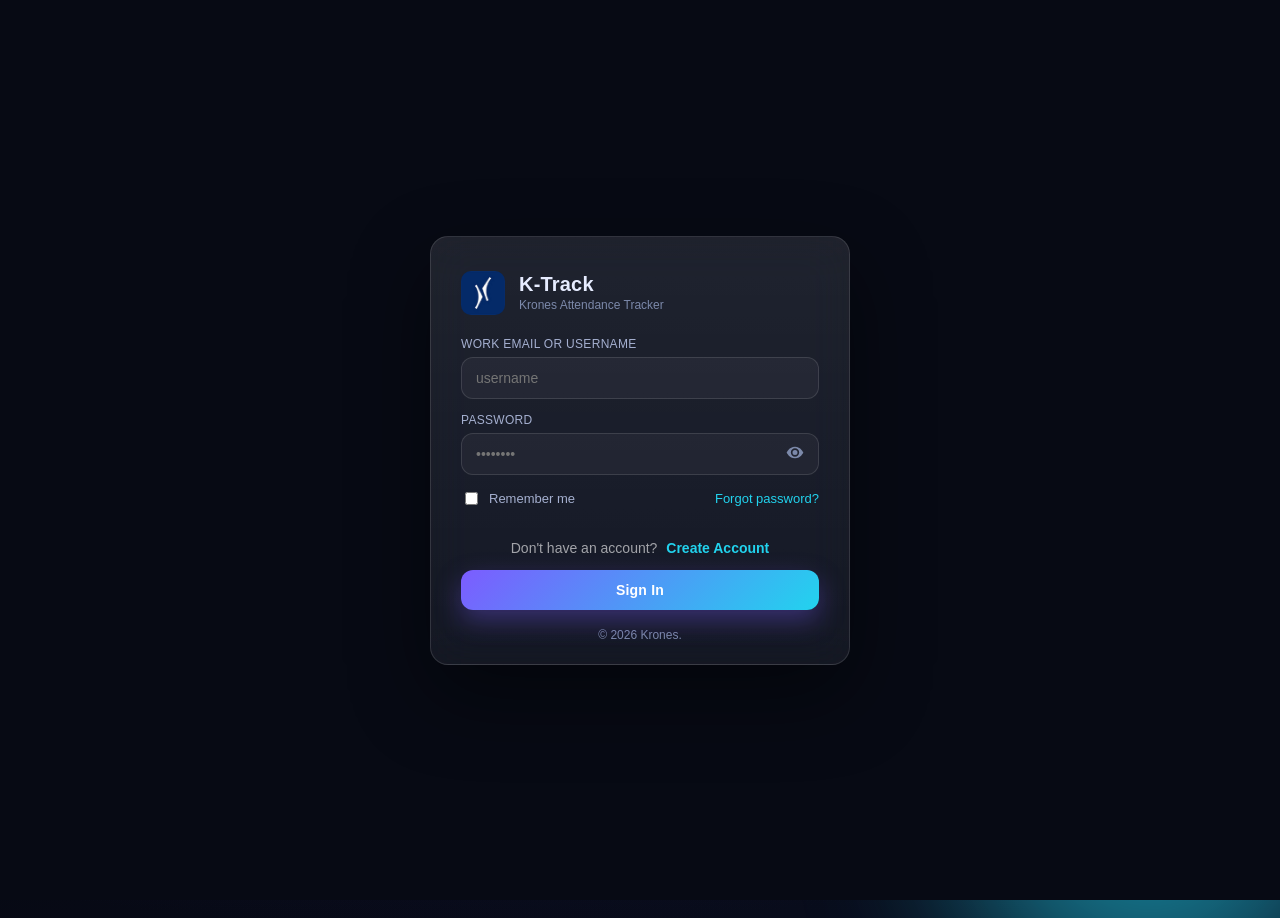
<file: index.html>
<!DOCTYPE html>
<html lang="en">
<head>
<meta charset="UTF-8" />
<meta name="viewport" content="width=device-width, initial-scale=1.0"/>
<title>K-Track · Sign In</title>
<link rel="stylesheet" href="css/login.css"/>
<link rel="icon" type="image/jpeg" href="pic/complogo.jpeg?v=2">
</head>

<body>

  <!-- Animated gradient background + floating blobs -->
  <div class="bg-gradient"></div>
  <div class="blob blob-1"></div>
  <div class="blob blob-2"></div>
  <div class="blob blob-3"></div>

  <!-- Loading screen -->
  <div id="loader" class="loader hidden">
    <div class="loader-ring"></div>
    <p>Authenticating…</p>
  </div>

  <!-- Toast -->
  <div id="toast" class="toast"></div>

  <main class="login-wrap">

    <section class="glass-card login-card">

      <!-- Brand -->
      <header class="brand">

        <div class="logo">
          <img src="pic/complogo.jpeg" alt="K-Track Logo">
        </div>

        <div>
          <h1>K-Track</h1>
          <p class="sub">Krones Attendance Tracker</p>
        </div>

      </header>

      <!-- Login Form -->
      <form id="loginForm" class="form" novalidate>

        <!-- Username -->
        <div class="field">
          <label for="username">Work Email or Username</label>
          <input
            id="username"
            type="text"
            autocomplete="username"
            placeholder="username"
            required
          />
        </div>

        <!-- Password -->
        <div class="field">
          <label for="password">Password</label>

          <div class="pw">
            <input
              id="password"
              type="password"
              autocomplete="current-password"
              placeholder="••••••••"
              required
            />

            <button
              type="button"
              id="togglePw"
              class="pw-toggle"
              aria-label="Show password"
            >
              <svg viewBox="0 0 24 24" width="20" height="20">
                <path
                  fill="currentColor"
                  d="M12 5c-7 0-10 7-10 7s3 7 10 7 10-7 10-7-3-7-10-7zm0 12a5 5 0 110-10 5 5 0 010 10zm0-2a3 3 0 100-6 3 3 0 000 6z"
                />
              </svg>
            </button>
          </div>
        </div>

        <!-- Remember + Forgot -->
        <div class="row between">

          <label class="check">
            <input type="checkbox" id="remember"/>
            <span>Remember me</span>
          </label>

          <a href="#" class="link" id="forgot">
            Forgot password?
          </a>

        </div>

        <!-- Create Account -->
        <div class="create-account-link">
          <span>Don't have an account?</span>
          <a href="create-account.html">Create Account</a>
        </div>

        <!-- Sign In -->
        <button
          type="submit"
          class="btn btn-primary ripple"
          id="loginBtn"
        >
          <span id="loginText">Sign In</span>
        </button>

      </form>

      <!-- Footer -->
      <footer class="card-footer">
        <span>© 2026 Krones.</span>
      </footer>

    </section>

  </main>

  <script src="js/login.js"></script>

</body>
</html>
```
</file>
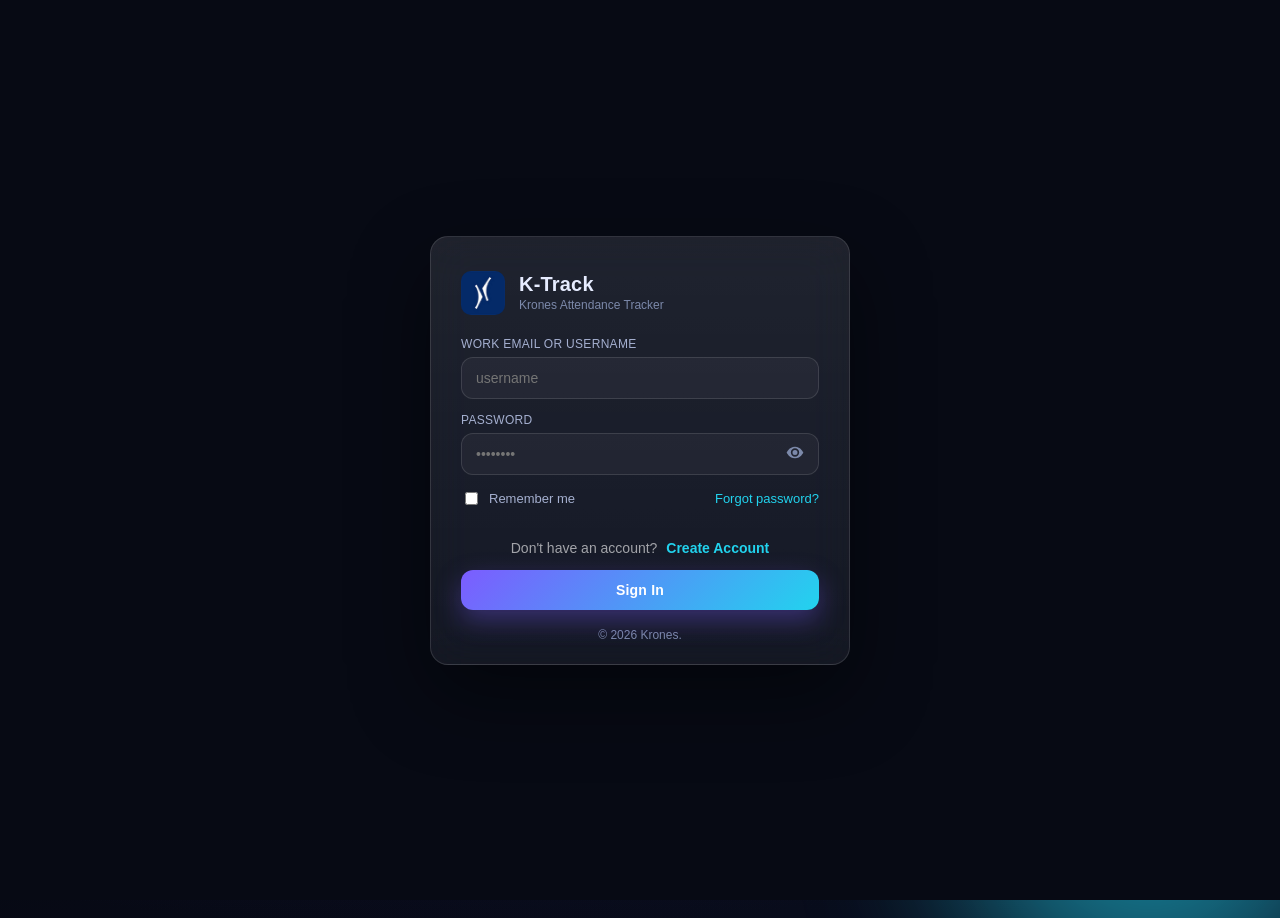
<file: analytics.html>
<!DOCTYPE html>
<html lang="en">
<head>
<meta charset="UTF-8"/>
<meta name="viewport" content="width=device-width, initial-scale=1.0"/>
<title>Analytics · Attend-It</title>
<link rel="stylesheet" href="css/analytics.css"/>
</head>
<body>
  <div class="bg-gradient"></div>
  <div class="blob blob-1"></div>
  <div class="blob blob-2"></div>
  <div id="loader" class="loader hidden"><div class="loader-ring"></div></div>
  <div id="toast" class="toast"></div>
  <div class="app">
    <aside class="sidebar glass" id="sidebar">
      <div class="brand"><img src="pic/complogo.jpeg" class="logo-sm" alt="Attend-It Logo"><span>K-Track</span></div>
      <nav class="nav">
        <a href="dashboard.html" class="nav-item">Dashboard</a>
        <a href="attendance.html" class="nav-item">Attendance</a>
        <a href="analytics.html" class="nav-item active">Analytics</a>
        <a href="profile.html" class="nav-item">Profile</a>
        <a href="settings.html" class="nav-item">Settings</a>
      </nav>
      <div class="sidebar-foot"><button class="btn btn-ghost ripple" id="logoutBtn">Logout</button></div>
    </aside>
    <div class="main">
      <header class="topbar glass">
        <button class="icon-btn" id="menuBtn">≡</button>
        <h2 class="page-title">Analytics & Insights</h2>
        <div class="top-right"><a href="profile.html" class="avatar-link">
  <div class="avatar" id="topAvatar">JD</div>
</a></div>
      </header>
      <section class="content">

    <!-- ================= KPI CARDS ================= -->
    <div class="kpis">

        <div class="card glass kpi">
            <p>Avg WFO %</p>
            <h2 data-counter id="kWfoPercent">0</h2>
            <span class="muted">last 3 months</span>
        </div>

        <div class="card glass kpi">
            <p>Avg WFH %</p>
            <h2 data-counter id="kWfhPercent">0</h2>
            <span class="muted">last 3 months</span>
        </div>

        <div class="card glass kpi">
            <p>Avg WFO</p>
            <h2 data-counter id="kWfoDays">0</h2>
            <span class="muted">days / month</span>
        </div>

        <div class="card glass kpi">
            <p>Avg WFH</p>
            <h2 data-counter id="kWfhDays">0</h2>
            <span class="muted">days / month</span>
        </div>

        <div class="card glass kpi">
            <p>Leaves</p>
            <h2 data-counter id="kLeave">0</h2>
            <span class="muted">last 3 months</span>
        </div>

    </div>


    <!-- ================= ANALYTICS GRID ================= -->
    <div class="grid">

        <!-- Monthly WFO vs WFH -->
        <div class="card glass monthly-chart-card">

            <div class="card-head">
                <h3>Monthly WFO vs WFH</h3>
                <span class="muted">last 3 months</span>
            </div>

            <canvas id="chartMonthly" height="280"></canvas>

        </div>


        <!-- Monthly Summary -->
        <div class="card glass summary-card">

            <div class="card-head">
                <h3>Monthly Summary</h3>
            </div>

            <div class="summary">

                <div>
                    <span>Working Days</span>
                    <b id="sumWorking">0</b>
                </div>

                <div>
                    <span>WFO</span>
                    <b id="sumOffice">0</b>
                </div>

                <div>
                    <span>WFH</span>
                    <b id="sumWFH">0</b>
                </div>

                <div>
                    <span>Leaves</span>
                    <b id="sumLeave">0</b>
                </div>

            </div>

        </div>

    </div>

</section>
    </div>
  </div>
  <script src="js/analytics.js"></script>
</body>
</html>
</file>
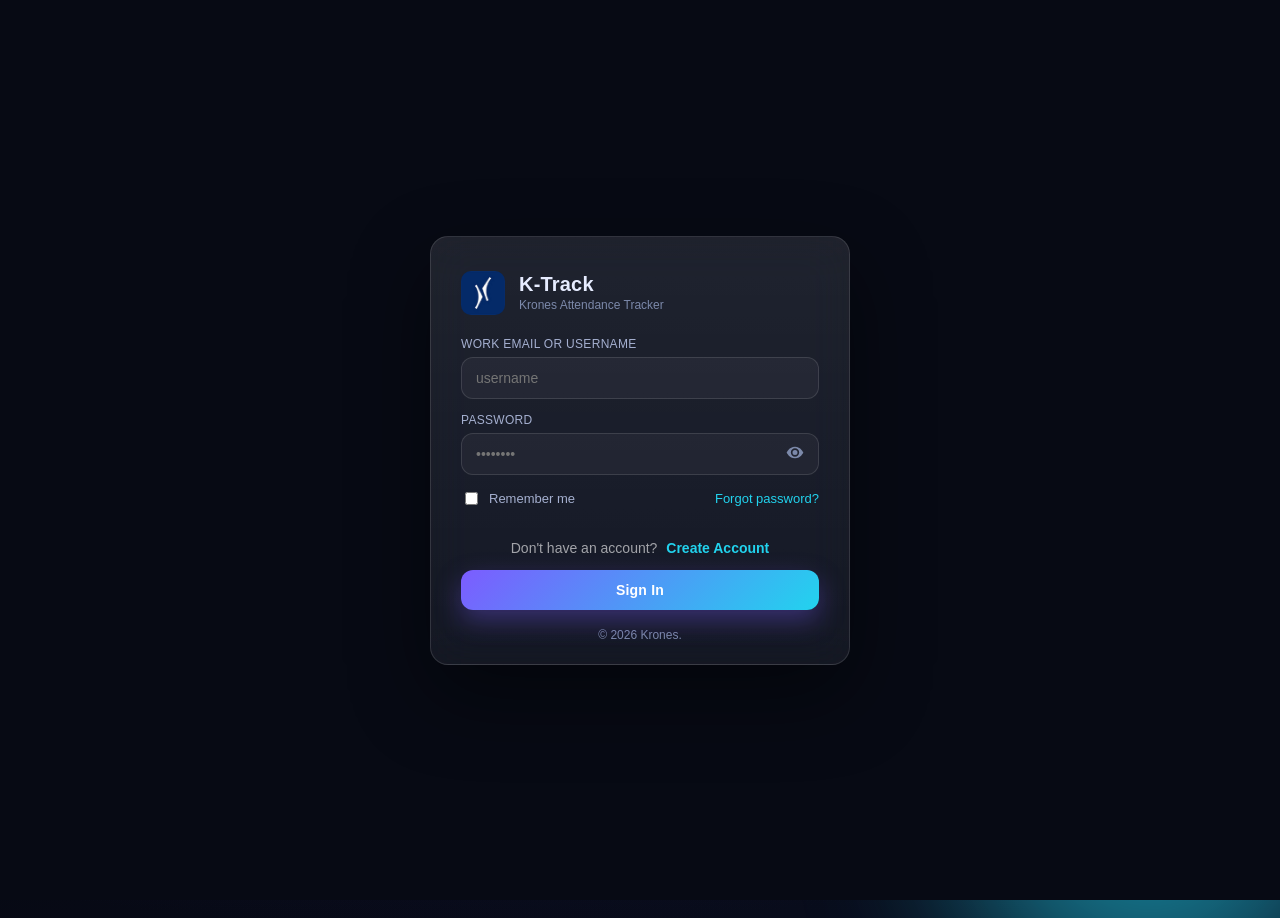
<file: attendance.html>
<!DOCTYPE html>
<html lang="en">
<head>
<meta charset="UTF-8"/>
<meta name="viewport" content="width=device-width, initial-scale=1.0"/>
<title>Attendance · Attend-it</title>
<link rel="stylesheet" href="css/attendance.css"/>
</head>

<body>

  <div class="bg-gradient"></div>
  <div class="blob blob-1"></div>
  <div class="blob blob-2"></div>

  <div id="loader" class="loader hidden">
    <div class="loader-ring"></div>
  </div>


  <div class="app">

    <!-- SIDEBAR -->
    <aside class="sidebar glass" id="sidebar">

      <div class="brand">
        <img src="pic/complogo.jpeg" class="logo-sm" alt="Attend-It Logo">
        <span>K-Track</span>
      </div>

      <nav class="nav">
        <a href="dashboard.html" class="nav-item">Dashboard</a>
        <a href="attendance.html" class="nav-item active">Attendance</a>
        <a href="analytics.html" class="nav-item">Analytics</a>
        <a href="profile.html" class="nav-item">Profile</a>
        <a href="settings.html" class="nav-item">Settings</a>
      </nav>

      <div class="sidebar-foot">
        <button class="btn btn-ghost ripple" id="logoutBtn">
          Logout
        </button>
      </div>

    </aside>


    <div class="main">

      <!-- TOPBAR -->
      <header class="topbar glass">

        <button class="icon-btn" id="menuBtn">≡</button>

        <h2 class="page-title">
          Attendance Tracker
        </h2>

        <div class="top-right">


          <button class="btn ripple" id="exportExcel">
            ⬇ Export Report
          </button>

          <button class="btn btn-ghost ripple" id="reconfigBtn">
            Reconfigure Month
          </button>

          <a href="profile.html" class="avatar-link">
            <div class="avatar" id="topAvatar">JD</div>
          </a>

        </div>

      </header>


      <section class="content">

        <!-- Setup Modal -->
        <div class="modal" id="setupModal">

          <div class="modal-card glass">

            <button
              type="button"
              class="modal-close"
              id="closeSetup"
            >
              ✕
            </button>

            <h2>Plan Your Month</h2>

            <p class="muted">
              Working days are calculated automatically from the holiday calendar.
            </p>

            <form id="setupForm" class="setup-grid">

              <label>
                Select Month
                <input type="month" id="setMonth" required/>
              </label>

              <label>
                Total Working Days
                <input
                  type="number"
                  id="setWorking"
                  readonly
                />
              </label>

              <label>
  Planned WFO Days
  <input
    type="number"
    id="setOffice"
    min="0"
    max="31"
    required
  />
</label>

              <label>
                Planned WFH Days
                <input
                  type="number"
                  id="setWfh"
                  min="0"
                  max="31"
                  required
                />
              </label>

              <label>
                Leave Days
                <input
                  type="number"
                  id="setLeave"
                  min="0"
                  max="31"
                  required
                />
              </label>

              <div class="modal-actions">

                <button
                  type="submit"
                  class="btn btn-primary ripple"
                >
                  Start Tracking
                </button>

              </div>

            </form>

          </div>

        </div>


        <!-- STATS -->
        <div class="stat-row">

          <div class="card glass stat">
            <p>Attendance</p>
            <h2 id="kAtt">0%</h2>
            <div class="mini-bar">
              <i id="mAtt"></i>
            </div>
          </div>

          <div class="card glass stat">
            <p>WFO</p>
            <h2 id="kOff">0%</h2>
            <div class="mini-bar">
              <i id="mOff" class="bar-office"></i>
            </div>
          </div>

          <div class="card glass stat">
            <p>WFH</p>
            <h2 id="kWfh">0%</h2>
            <div class="mini-bar">
              <i id="mWfh" class="bar-wfh"></i>
            </div>
          </div>

          <div class="card glass stat">
            <p>Leave</p>
            <h2 id="kLeave">0</h2>
            <span class="muted">days used</span>
          </div>

          <div class="card glass stat">
            <p>Completed</p>
            <h2 id="kDone">0</h2>
            <span class="muted" id="kDoneSub">
              of 0 days
            </span>
          </div>

          <div class="card glass stat">
            <p>Remaining</p>
            <h2 id="kRemain">0 WFO</h2>
            <span class="muted" id="kRemainSub">
              0 WFH left
            </span>
          </div>

        </div>


        <!-- CALENDAR -->
        <div class="card glass cal-card">

          <div class="cal-head">

            <div>

              <div class="month-nav">

                <button
                  id="prevMonth"
                  class="month-btn"
                >
                  &#10094;
                </button>

                <h3 id="calTitle"></h3>

                <button
                  id="nextMonth"
                  class="month-btn"
                >
                  &#10095;
                </button>

              </div>

            </div>


            <div class="legend-container">

              <div class="legend-row">

                <span>
                  <i class="dot d-present"></i>
                  WFO
                </span>

                <span>
                  <i class="dot d-wfh"></i>
                  WFH
                </span>

                <span>
                  <i class="dot d-leave"></i>
                  Leave
                </span>

                <span>
                  <i class="dot d-holiday"></i>
                  Holiday
                </span>

                <span>
                  <i class="dot d-optional"></i>
                  Optional
                </span>

              </div>

              <p class="muted cycle-info">
                *Click a working day to cycle:
                WFO → WFH → Leave
              </p>

            </div>

          </div>


          <div class="weekdays">

            <span>Sun</span>
            <span>Mon</span>
            <span>Tue</span>
            <span>Wed</span>
            <span>Thu</span>
            <span>Fri</span>
            <span>Sat</span>

          </div>

          <div
            class="calendar"
            id="calendar"
          ></div>

        </div>

      </section>

    </div>

  </div>


  <!-- SheetJS -->
  <script src="https://cdn.sheetjs.com/xlsx-0.20.2/package/dist/xlsx.full.min.js"></script>

  <!-- Attendance JS -->
  <script src="js/attendance.js"></script>

</body>
</html>
</file>
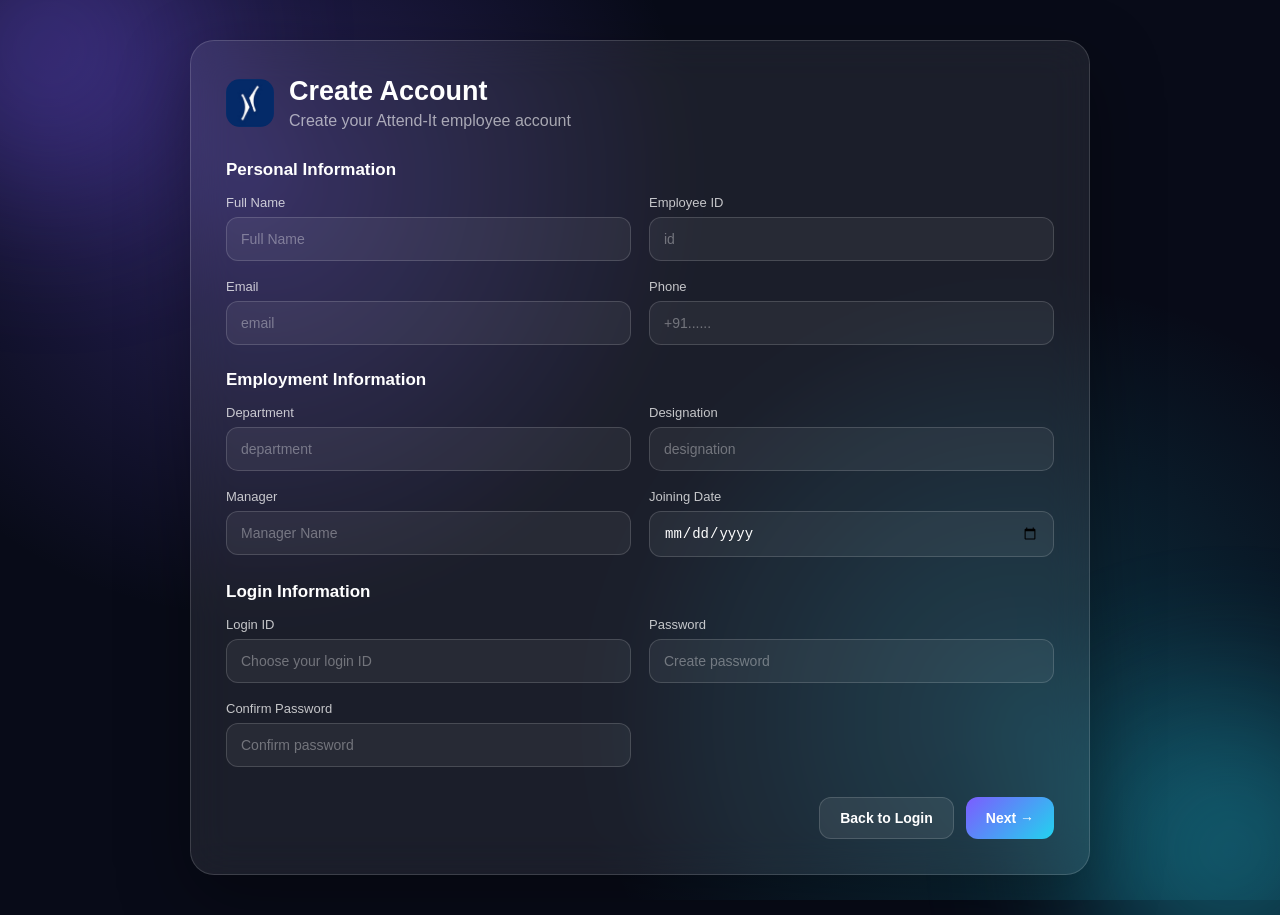
<file: create-account.html>
<!DOCTYPE html>
<html lang="en">
<head>
<meta charset="UTF-8"/>
<meta name="viewport" content="width=device-width, initial-scale=1.0"/>
<title>Create Account · Attend-It</title>
<link rel="stylesheet" href="css/create-account.css"/>
</head>

<body>

<div class="bg-gradient"></div>
<div class="blob blob-1"></div>
<div class="blob blob-2"></div>

<div id="toast" class="toast"></div>

<main class="create-wrap">

  <section class="glass-card create-card">

    <div class="brand">
      <img src="pic/complogo.jpeg" class="logo-sm" alt="Attend-It Logo">

      <div>
        <h1>Create Account</h1>
        <p>Create your Attend-It employee account</p>
      </div>
    </div>

    <form id="createForm">

      <h3>Personal Information</h3>

      <div class="form-grid">

        <div class="field">
          <label>Full Name</label>
          <input id="name" type="text" placeholder="Full Name" required>
        </div>

        <div class="field">
          <label>Employee ID</label>
          <input id="employeeId" type="text" placeholder="id" required>
        </div>

        <div class="field">
          <label>Email</label>
          <input id="email" type="email" placeholder="email" required>
        </div>

        <div class="field">
          <label>Phone</label>
          <input id="phone" type="tel" placeholder="+91......" required>
        </div>

      </div>


      <h3>Employment Information</h3>

      <div class="form-grid">

        <div class="field">
          <label>Department</label>
          <input id="department" type="text" placeholder="department" required>
        </div>

        <div class="field">
          <label>Designation</label>
          <input id="designation" type="text" placeholder="designation" required>
        </div>

        <div class="field">
          <label>Manager</label>
          <input id="manager" type="text" placeholder="Manager Name" required>
        </div>

        <div class="field">
          <label>Joining Date</label>
          <input id="joining" type="date" required>
        </div>

      </div>


      <h3>Login Information</h3>

      <div class="form-grid">

        <div class="field">
          <label>Login ID</label>
          <input id="loginId" type="text" placeholder="Choose your login ID" required>
        </div>

        <div class="field">
          <label>Password</label>
          <input id="password" type="password" placeholder="Create password" required>
        </div>

        <div class="field">
          <label>Confirm Password</label>
          <input id="confirmPassword" type="password" placeholder="Confirm password" required>
        </div>

      </div>


      <div class="actions">

        <a href="index.html" class="btn btn-ghost">
          Back to Login
        </a>

        <button type="submit" class="btn btn-primary">
          Next →
        </button>

      </div>

    </form>

  </section>

</main>

<script src="js/create-account.js"></script>

</body>
</html>
</file>
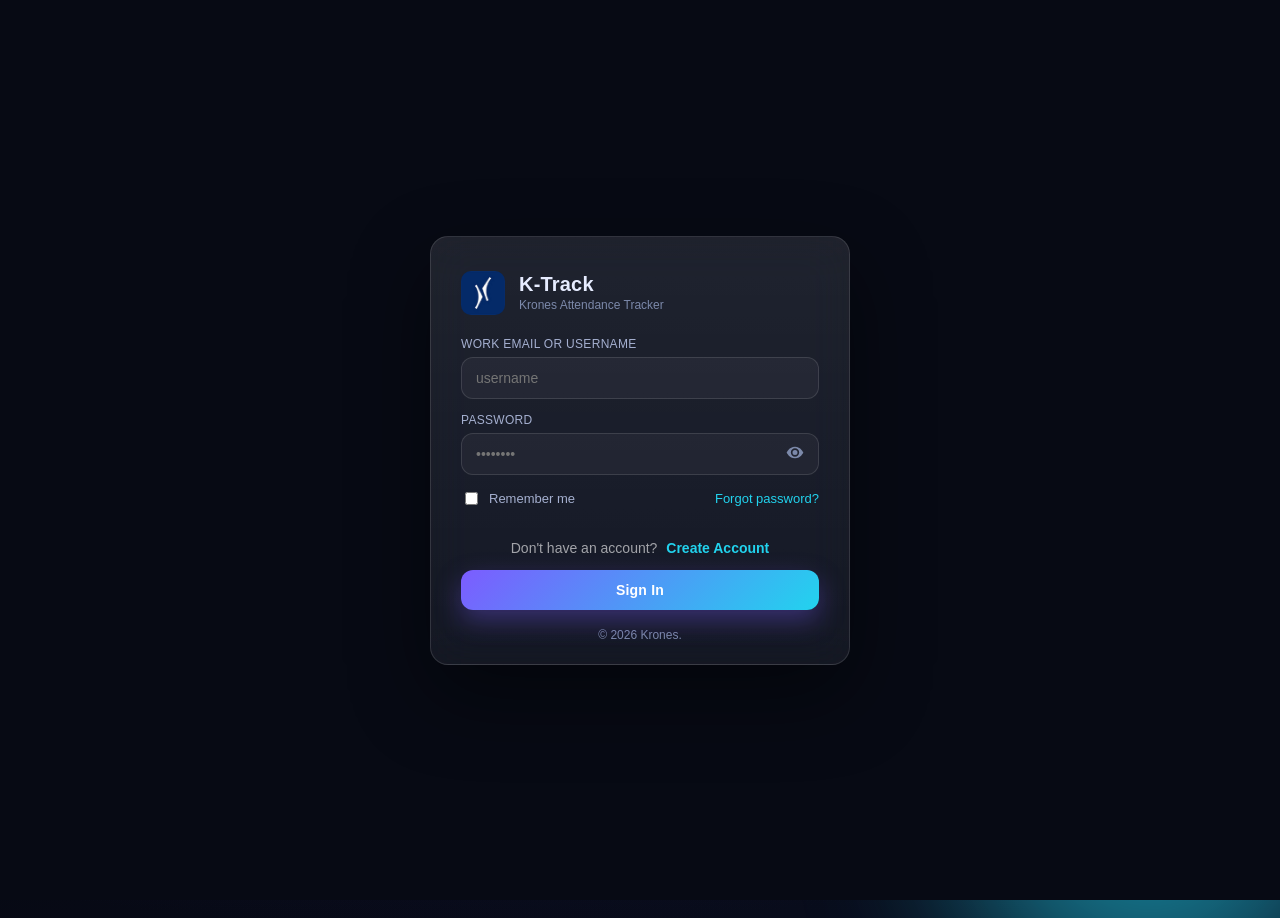
<file: dashboard.html>
<!DOCTYPE html>
<html lang="en">
<head>
<meta charset="UTF-8"/>
<meta name="viewport" content="width=device-width, initial-scale=1.0"/>
<title>Dashboard · Attend-It</title>
<link rel="stylesheet" href="css/dashboard.css"/>
<style>
/* =========================================
   DASHBOARD-ONLY LAYOUT
   This affects ONLY dashboard.html
========================================= */

.grid{
    display:grid;
    grid-template-columns:repeat(12,minmax(0,1fr));
    gap:18px;
    align-items:stretch;
}

.grid .card{
    min-width:0;
}

/* Attendance Overview */
.grid .overview-card{
    grid-column:span 7;
}

/* Employee Card */
.grid .employee-card{
    grid-column:span 5;
}

/* Statistics */
.grid .stat{
    grid-column:span 3;
}

/* Quick Actions */
.grid .quick-card{
    grid-column:1 / -1;
}

/* Recent Activity */
.grid .activity-card{
    grid-column:span 7;
}

/* Monthly Summary */
.grid .summary-card{
    grid-column:span 5;
}


/* =========================================
   TABLET
========================================= */

@media (max-width:1100px){

    .grid{
        grid-template-columns:repeat(2,minmax(0,1fr));
        gap:16px;
    }

    .grid .overview-card,
    .grid .employee-card,
    .grid .stat,
    .grid .activity-card,
    .grid .summary-card{
        grid-column:span 1;
    }

    .grid .quick-card{
        grid-column:1 / -1;
    }

}


/* =========================================
   MOBILE
========================================= */

@media (max-width:780px){

    .grid{
        grid-template-columns:1fr;
        gap:14px;
    }

    .grid .overview-card,
    .grid .employee-card,
    .grid .stat,
    .grid .quick-card,
    .grid .activity-card,
    .grid .summary-card{
        grid-column:1;
    }

    .quick-grid{
        grid-template-columns:repeat(2,1fr);
    }

}


/* =========================================
   SMALL PHONE
========================================= */

@media (max-width:480px){

    .grid{
        gap:12px;
    }

    .quick-grid{
        grid-template-columns:1fr;
    }

    .overview{
        justify-content:center;
    }

    .ring-wrap{
        width:150px;
        height:150px;
    }

    .legend{
        width:100%;
        min-width:0;
    }

    .hero-actions{
        width:100%;
        flex-direction:column;
    }

    .hero-actions .btn{
        width:100%;
    }

}
</style>
</head>
<body>
  <div class="bg-gradient"></div>
  <div class="blob blob-1"></div>
  <div class="blob blob-2"></div>
  <div id="loader" class="loader hidden"><div class="loader-ring"></div></div>
  <div id="toast" class="toast"></div>
  <div class="app">
    <!-- Sidebar -->
    <aside class="sidebar glass" id="sidebar">

  <button id="closeSidebar" class="close-sidebar">
    ✕
  </button>
      <div class="brand">
        <img src="pic/complogo.jpeg" class="logo-sm" alt="Attend-It Logo">
        <span>K-Track</span>
      </div>
      <nav class="nav">
    <a href="dashboard.html" class="nav-item active">Dashboard</a>
    <a href="attendance.html" class="nav-item">Attendance</a>
    <a href="analytics.html" class="nav-item">Analytics</a>
    <a href="profile.html" class="nav-item">Profile</a>
    <a href="settings.html" class="nav-item">Settings</a>
</nav>
      <div class="sidebar-foot">
        <button class="btn btn-ghost ripple" id="logoutBtn">Logout</button>
      </div>
    </aside>
    <!-- Main -->
    <div class="main">
  <header class="topbar glass">
  <button class="icon-btn" id="menuBtn" aria-label="Toggle menu">
    <svg viewBox="0 0 24 24" width="22" height="22">
      <path fill="currentColor" d="M3 6h18v2H3zM3 11h18v2H3zM3 16h18v2H3z"/>
    </svg>
  </button>

  <h2 class="page-title">Dashboard</h2>

  <div class="top-right">

      <button class="btn ripple" id="exportExcel">
          ⬇ Export Report
      </button>

      <span class="dot"></span>

      <a href="profile.html" class="avatar-link">
  <div class="avatar" id="topAvatar">JD</div>
</a>

  </div>
</header>





      
      <section class="content">
        <div class="hero">
          <div>
            <p class="eyebrow">Welcome back</p>
           <h1 id="welcomeName">—</h1>
            <p class="muted" id="dateLine"></p>
          </div>
          <div class="hero-actions">
            <a href="attendance.html" class="btn btn-primary ripple">Mark Attendance</a>
            <a href="analytics.html" class="btn btn-ghost ripple">View Analytics</a>
          </div>
        </div>
        <div class="grid">
          <!-- Profile + ring -->
          <div class="card glass overview-card">
            <div class="card-head">
              <h3>Attendance Overview</h3>
              <span class="badge" id="monthBadge">—</span>
            </div>
            <div class="overview">
              <div class="ring-wrap">
                <svg class="ring" viewBox="0 0 120 120">
                  <circle cx="60" cy="60" r="52" class="ring-bg"/>
                  <circle cx="60" cy="60" r="52" class="ring-fg" id="ringFg"/>
                </svg>
                <div class="ring-center">
                  <span class="ring-value" id="attPct">0%</span>
                  <span class="ring-label">Attendance</span>
                </div>
              </div>
              <ul class="legend">
                <li><span class="sw sw-present"></span>WFO <b id="legOffice">0</b></li>
                <li><span class="sw sw-wfh"></span>WFH <b id="legWfh">0</b></li>
                <li><span class="sw sw-leave"></span>Leave <b id="legLeave">0</b></li>
                <li><span class="sw sw-remain"></span>Remaining <b id="legRemain">0</b></li>
              </ul>
            </div>
          </div>
          <!-- Employee card -->
          <div class="card glass employee-card">
            <div class="emp">
              <div class="avatar lg" id="empAvatar">JD</div>
              <div>
                <h3 id="empName">—</h3>
                <p class="muted" id="empRole">—</p>
                <p class="muted" id="empId">—</p>
              </div>
            </div>
            <div class="streak">
              <div>
                <p class="muted">Current Streak</p>
                <h2><span id="streakDays">0</span> days</h2>
              </div>
              <div class="flame">🔥</div>
            </div>
          </div>
          <!-- Stat cards -->
          <div class="card glass stat"><p class="muted">Today</p><h2 id="todayStatus">—</h2><span class="trend up">Live</span></div>
          <div class="card glass stat"><p class="muted">WFO Days</p><h2 data-counter id="sOffice">0</h2><span class="trend">this month</span></div>
          <div class="card glass stat"><p class="muted">WFH Days</p><h2 data-counter id="sWfh">0</h2><span class="trend">this month</span></div>
          <div class="card glass stat"><p class="muted">Paid Leave</p><h2 data-counter id="sLeave">0</h2><span class="trend">this month</span></div>
          <div class="card glass stat"><p class="muted">Remaining</p><h2 data-counter id="sRemain">0</h2><span class="trend">working days</span></div>
          <!-- Quick actions -->
          <div class="card glass quick-card">
            <div class="card-head"><h3>Quick Actions</h3></div>
            <div class="quick-grid">
              <a href="attendance.html" class="quick"><div class="qi qi-1"></div><span>Mark Today</span></a>
              <a href="attendance.html" class="quick"><div class="qi qi-2"></div><span>Apply Leave</span></a>
              <a href="analytics.html" class="quick"><div class="qi qi-3"></div><span>View Report</span></a>
              <a href="profile.html" class="quick"><div class="qi qi-4"></div><span>Edit Profile</span></a>
            </div>
          </div>
          <!-- Activity -->
          <div class="card glass activity-card">
            <div class="card-head"><h3>Recent Activity</h3></div>
            <ul class="timeline" id="timeline"></ul>
          </div>
          <!-- Monthly summary -->
          <div class="card glass summary-card">
            <div class="card-head"><h3>Monthly Summary</h3></div>
            <div class="bars">
              <div class="bar-row"><span>WFO</span><div class="bar"><div class="bar-fg bar-office" id="barOffice"></div></div><b id="pctOffice">0%</b></div>
              <div class="bar-row"><span>WFH</span><div class="bar"><div class="bar-fg bar-wfh" id="barWfh"></div></div><b id="pctWfh">0%</b></div>
              <div class="bar-row"><span>Leave</span><div class="bar"><div class="bar-fg bar-leave" id="barLeave"></div></div><b id="pctLeave">0%</b></div>
            </div>
          </div>
        </div>
      </section>
    </div>
  </div>
  <script src="https://cdn.sheetjs.com/xlsx-0.20.2/package/dist/xlsx.full.min.js"></script>
  <script src="js/dashboard.js"></script>
</body>
</html>
</file>
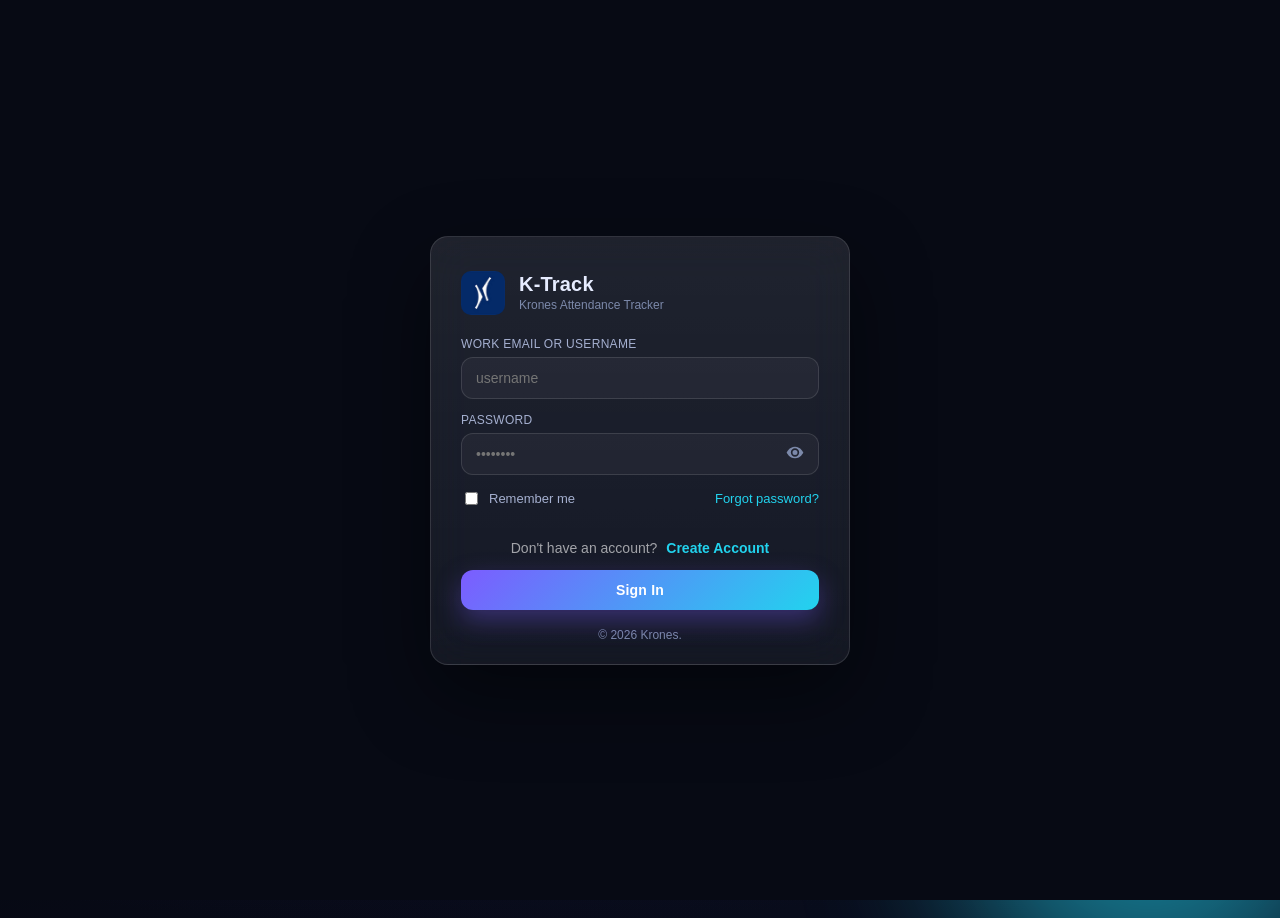
<file: profile.html>
<!DOCTYPE html>
<html lang="en">
<head>
<meta charset="UTF-8"/>
<meta name="viewport" content="width=device-width, initial-scale=1.0"/>
<title>Profile · Attend-It</title>
<link rel="stylesheet" href="css/profile.css"/>
</head>
<body>
  <div class="bg-gradient"></div>
  <div class="blob blob-1"></div>
  <div class="blob blob-2"></div>
  <div id="loader" class="loader hidden"><div class="loader-ring"></div></div>
  <div id="toast" class="toast"></div>
  <div class="app">
    <aside class="sidebar glass" id="sidebar">
      <div class="brand"><img src="pic/complogo.jpeg" class="logo-sm" alt="Attend-It Logo"><span>K-Track</span></div>
      <nav class="nav">
        <a href="dashboard.html" class="nav-item">Dashboard</a>
        <a href="attendance.html" class="nav-item">Attendance</a>
        <a href="analytics.html" class="nav-item">Analytics</a>
        <a href="profile.html" class="nav-item active">Profile</a>
        <a href="settings.html" class="nav-item">Settings</a>
      </nav>
      <div class="sidebar-foot"><button class="btn btn-ghost ripple" id="logoutBtn">Logout</button></div>
    </aside>
    <div class="main">
      <header class="topbar glass">
        <button class="icon-btn" id="menuBtn">≡</button>
        <h2 class="page-title">Employee Profile</h2>
        <div class="top-right">
          <button class="btn btn-primary ripple" id="editBtn">Edit Profile</button>
         <a href="profile.html" class="avatar-link">
  <div class="avatar" id="topAvatar">JD</div>
</a> 
        </div>
      </header>
      <section class="content">
        <div class="card glass profile-hero">
          <div class="ph-photo">
            <div class="avatar xxl" id="bigAvatar">JD</div>
            <button class="btn btn-ghost ripple" id="changePhotoBtn">Change Photo</button>
            <input type="file" id="photoInput" accept="image/*" hidden/>
          </div>
          <div class="ph-meta">
            <h1 id="pName">Jane Doe</h1>
            <p class="muted" id="pRole">Senior Engineer · Engineering</p>
            <div class="chips">
              <span class="chip" id="pId">EMP-00421</span>
              <span class="chip" id="pJoin">Joined Jan 2022</span>
            </div>
          </div>
        </div>
        <form id="profileForm" class="profile-grid">
          <div class="card glass profile-card">
            <h3>Personal Information</h3>
            <div class="form-grid">
              <label>Full Name<input id="fName"/></label>
              <label>Employee ID<input id="fId"/></label>
              <label>Email<input id="fEmail" type="email"/></label>
              <label>Phone<input id="fPhone"/></label>
            </div>
          </div>
          <div class="card glass profile-card">
            <h3>Employment</h3>
            <div class="form-grid">
              <label>Department<input id="fDept"/></label>
              <label>Designation<input id="fDesig"/></label>
              <label>Manager<input id="fManager"/></label>
              <label>Joining Date<input id="fJoin" type="date"/></label>
            </div>
          </div>
          <div class="profile-actions">
    <button type="button"
            class="btn btn-ghost ripple"
            id="cancelBtn">
        Cancel
    </button>

    <button type="submit"
            class="btn btn-primary ripple"
            id="saveBtn">
        Save Changes
    </button>
</div>
        </form>
      </section>
    </div>
  </div>
  <script src="js/profile.js"></script>
</body>
</html>
</file>
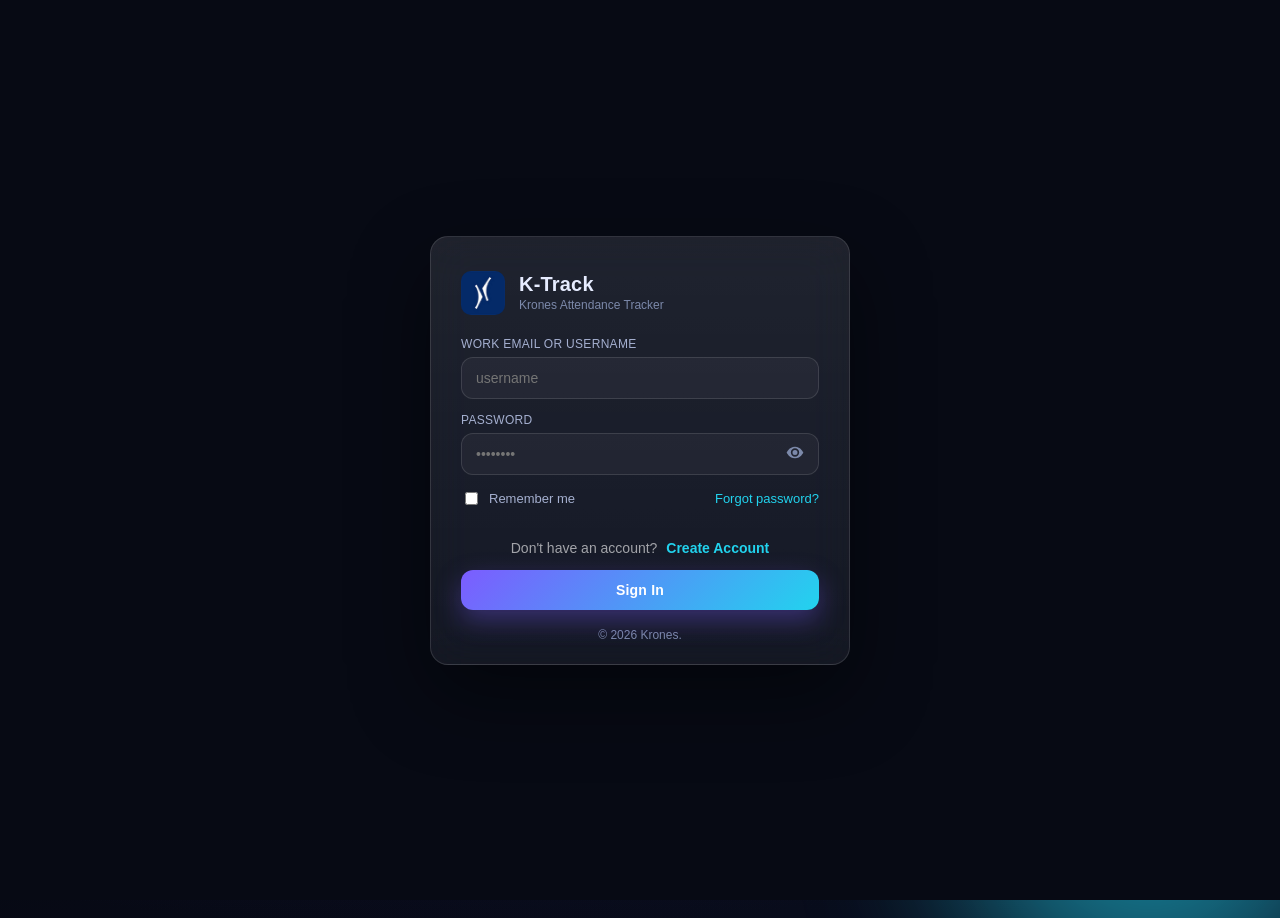
<file: settings.html>
<!DOCTYPE html>
<html lang="en">
<head>
<meta charset="UTF-8"/>
<meta name="viewport" content="width=device-width, initial-scale=1.0"/>
<title>Settings · Attend-It</title>
<link rel="stylesheet" href="css/settings.css"/>
</head>
<body>
  <div class="bg-gradient"></div>
  <div class="blob blob-1"></div>
  <div class="blob blob-2"></div>
  <div id="loader" class="loader hidden"><div class="loader-ring"></div></div>
  <div id="toast" class="toast"></div>
  <!-- Confirmation modal -->
  <div class="modal" id="confirmModal">
    <div class="modal-card glass">
      <h2 id="confirmTitle">Are you sure?</h2>
      <p class="muted" id="confirmMsg">This action cannot be undone.</p>
      <div class="modal-actions">
        <button class="btn btn-ghost ripple" id="confirmNo">Cancel</button>
        <button class="btn btn-danger ripple" id="confirmYes">Confirm</button>
      </div>
    </div>
  </div>
  <div class="app">
    <aside class="sidebar glass" id="sidebar">
      <div class="brand"><img src="pic/complogo.jpeg" class="logo-sm" alt="Attend-It Logo"><span>K-Track</span></div>
      <nav class="nav">
        <a href="dashboard.html" class="nav-item">Dashboard</a>
        <a href="attendance.html" class="nav-item">Attendance</a>
        <a href="analytics.html" class="nav-item">Analytics</a>
        <a href="profile.html" class="nav-item">Profile</a>
        <a href="settings.html" class="nav-item active">Settings</a>
      </nav>
      <div class="sidebar-foot"><button class="btn btn-ghost ripple" id="logoutBtn">Logout</button></div>
    </aside>
    <div class="main">
      <header class="topbar glass">
        <button class="icon-btn" id="menuBtn">≡</button>
        <h2 class="page-title">Settings</h2>
        <div class="top-right"><a href="profile.html" class="avatar-link">
  <div class="avatar" id="topAvatar">JD</div>
</a></div>
      </header>
      <section class="content">
      
       
        <div class="card glass">
          <h3>Data Management</h3>
          <div class="row between setting-row">
            <div><h4>Reset Attendance Data</h4><p class="muted">Clears calendar and monthly stats.</p></div>
            <button class="btn btn-ghost ripple" data-action="resetAttendance">Reset</button>
          </div>
          <div class="row between setting-row">
            <div><h4>Reset Profile</h4><p class="muted">Restores default profile information.</p></div>
            <button class="btn btn-ghost ripple" data-action="resetProfile">Reset</button>
          </div>
          <div class="row between setting-row">
            <div><h4>Clear All Local Data</h4><p class="muted">Wipes everything stored in this browser.</p></div>
            <button class="btn btn-danger ripple" data-action="clearAll">Clear All</button>
          </div>
        </div>
        <div class="card glass">
  <h3>Session</h3>

  <div class="row between setting-row">
    <div>
      <h4>Logout</h4>
      <p class="muted">Sign out of this session.</p>
    </div>

    <button class="btn btn-danger ripple" data-action="logout">
      Logout
    </button>
  </div>

  <div class="row between setting-row">
    <div>
      <h4>Delete Account</h4>
      <p class="muted">Permanently delete your account and all saved data.</p>
    </div>

    <button class="btn btn-danger ripple" data-action="deleteAccount">
      Delete Account
    </button>
  </div>

</div>
      </section>
    </div>
  </div>
  <script src="js/settings.js"></script>
</body>
</html>
</file>
<file: css/login.css>
/* ===== Nexus HRMS · Login ===== */
:root{
  --bg:#070a14;
  --ink:#e6ecff;
  --ink-2:#a5b0d0;
  --muted:#7c89aa;
  --glass:rgba(255,255,255,0.06);
  --glass-2:rgba(255,255,255,0.10);
  --stroke:rgba(255,255,255,0.12);
  --brand:#7c5cff;
  --brand-2:#22d3ee;
  --danger:#ff5d7a;
  --ok:#28d39a;
  --shadow:0 30px 80px rgba(0,0,0,.45);
  --radius:18px;
  --radius-sm:12px;
}
*{box-sizing:border-box}
html,body{margin:0;padding:0;height:100%;font-family:-apple-system,BlinkMacSystemFont,"Inter","Segoe UI",Roboto,Helvetica,Arial,sans-serif;color:var(--ink);background:var(--bg);overflow:hidden}
a{color:inherit;text-decoration:none}
/* Background */
.bg-gradient{position:fixed;inset:-20%;z-index:-3;background:
  radial-gradient(60% 40% at 20% 20%, #1a1450 0%, transparent 60%),
  radial-gradient(50% 40% at 80% 30%, #0b3a55 0%, transparent 65%),
  radial-gradient(60% 50% at 50% 90%, #2a0a45 0%, transparent 60%),
  linear-gradient(120deg,#05060d,#0a0f22 50%,#070a14);
  background-size:200% 200%;
  animation:bgshift 22s ease-in-out infinite;}
@keyframes bgshift{0%,100%{background-position:0 0,100% 0,50% 100%,0 0}50%{background-position:100% 50%,0 100%,50% 0,100% 100%}}
.blob{position:fixed;border-radius:50%;filter:blur(80px);opacity:.55;z-index:-2;animation:float 14s ease-in-out infinite}
.blob-1{width:420px;height:420px;background:#7c5cff;top:-80px;left:-60px}
.blob-2{width:380px;height:380px;background:#22d3ee;bottom:-100px;right:-60px;animation-delay:-4s}
.blob-3{width:280px;height:280px;background:#ff5dac;top:40%;left:55%;animation-delay:-8s}
@keyframes float{0%,100%{transform:translate(0,0) scale(1)}50%{transform:translate(40px,-30px) scale(1.08)}}
/* Loader */
.loader{position:fixed;inset:0;display:flex;flex-direction:column;align-items:center;justify-content:center;background:rgba(5,8,18,.55);backdrop-filter:blur(12px);z-index:50;gap:14px;color:var(--ink)}
.loader.hidden{display:none}
.loader-ring{width:48px;height:48px;border-radius:50%;border:3px solid rgba(255,255,255,.15);border-top-color:var(--brand-2);animation:spin .8s linear infinite}
@keyframes spin{to{transform:rotate(360deg)}}
/* Toast */
.toast{position:fixed;top:24px;left:50%;transform:translate(-50%,-30px);background:rgba(20,24,40,.85);backdrop-filter:blur(14px);border:1px solid var(--stroke);color:var(--ink);padding:12px 18px;border-radius:12px;box-shadow:var(--shadow);opacity:0;pointer-events:none;transition:.35s ease;z-index:60;font-size:14px}
.toast.show{opacity:1;transform:translate(-50%,0)}
.toast.ok{border-color:rgba(40,211,154,.45)}
.toast.err{border-color:rgba(255,93,122,.45)}
/* Login layout */
.login-wrap{height:100%;display:grid;place-items:center;padding:24px}
.glass-card{background:linear-gradient(180deg,var(--glass-2),var(--glass));backdrop-filter:blur(22px) saturate(140%);border:1px solid var(--stroke);border-radius:var(--radius);box-shadow:var(--shadow)}
.login-card{width:min(420px,100%);padding:34px 30px 22px;animation:rise .6s ease both}
@keyframes rise{from{opacity:0;transform:translateY(20px)}to{opacity:1;transform:translateY(0)}}
.brand{display:flex;align-items:center;gap:14px;margin-bottom:22px}
.brand h1{margin:0;font-size:20px;letter-spacing:.2px}
.brand .sub{margin:2px 0 0;color:var(--muted);font-size:12px}
.logo{
  width:44px;
  height:44px;
  flex-shrink:0;
  display:flex;
  align-items:center;
  justify-content:center;
}

.logo img{
  width:44px;
  height:44px;
  object-fit:contain;
  display:block;
  border-radius:10px;
}
/* Form */
.form{display:flex;flex-direction:column;gap:14px}
.field label{display:block;font-size:12px;color:var(--ink-2);margin-bottom:6px;letter-spacing:.3px;text-transform:uppercase}
.field input{width:100%;background:rgba(255,255,255,.04);border:1px solid var(--stroke);color:var(--ink);padding:12px 14px;border-radius:var(--radius-sm);outline:none;transition:.2s;font-size:14px}
.field input:focus{border-color:rgba(124,92,255,.7);box-shadow:0 0 0 4px rgba(124,92,255,.18);background:rgba(255,255,255,.06)}
.pw{position:relative}
.pw input{padding-right:42px}
.pw-toggle{position:absolute;right:6px;top:50%;transform:translateY(-50%);background:transparent;border:0;color:var(--muted);padding:8px;border-radius:8px;cursor:pointer}
.pw-toggle:hover{color:var(--ink);background:rgba(255,255,255,.06)}
.row{display:flex;align-items:center;gap:10px}
.row.between{justify-content:space-between}
.check{display:flex;align-items:center;gap:8px;font-size:13px;color:var(--ink-2);cursor:pointer}
.check input{accent-color:var(--brand)}
.link{font-size:13px;color:var(--brand-2)}
.link:hover{text-decoration:underline}
/* Buttons */
.btn{position:relative;overflow:hidden;border:0;cursor:pointer;padding:12px 16px;border-radius:var(--radius-sm);font-weight:600;letter-spacing:.2px;font-size:14px;transition:transform .15s ease,box-shadow .2s ease,background .2s;display:inline-flex;align-items:center;justify-content:center;gap:8px}
.btn-primary{background:linear-gradient(135deg,var(--brand),var(--brand-2));color:white;box-shadow:0 10px 26px rgba(124,92,255,.35)}
.btn-primary:hover{transform:translateY(-1px);box-shadow:0 14px 30px rgba(124,92,255,.5)}
.btn-ghost{background:rgba(255,255,255,.05);color:var(--ink);border:1px solid var(--stroke)}
.btn-ghost:hover{background:rgba(255,255,255,.1)}
.ripple .ink{position:absolute;border-radius:50%;transform:scale(0);background:rgba(255,255,255,.4);animation:ripple .6s linear;pointer-events:none}
@keyframes ripple{to{transform:scale(4);opacity:0}}
.card-footer{margin-top:18px;text-align:center;color:var(--muted);font-size:12px}
@media (max-width:480px){
  .login-card{padding:26px 20px}
  .brand h1{font-size:18px}
}
.create-account-link{
  margin-top:18px;
  text-align:center;
  font-size:14px;
  color:rgba(255,255,255,.6);
}

.create-account-link a{
  margin-left:5px;
  color:#22d3ee;
  text-decoration:none;
  font-weight:600;
}

.create-account-link a:hover{
  text-decoration:underline;
}
</file>
<file: css/analytics.css>
@import url("dashboard.css");

/* ================================
   ANALYTICS PAGE
================================ */

.page-title {
    margin: 0;
    font-size: 18px;
    flex: 1;
}

/* ================================
   KPI CARDS
================================ */

.kpis {
    display: grid;
    grid-template-columns: repeat(3, minmax(0, 1fr));
    gap: 18px;
    width: 100%;
    margin-bottom: 24px;
}

.kpi {
    width: 100%;
    min-width: 0;
    min-height: 150px;
    padding: 22px;
    box-sizing: border-box;

    display: flex;
    flex-direction: column;
    justify-content: center;
}

.kpi p {
    margin: 0;
    font-size: 16px;
    color: var(--ink);
    font-weight: 600;
}

.kpi h2 {
    margin: 12px 0 7px;
    font-size: 38px;
    line-height: 1;
    font-weight: 700;
}

.kpi .muted {
    margin: 0;
    font-size: 14px;
    color: var(--ink-2);
}

/* ================================
   CHARTS
================================ */

canvas {
    width: 100%;
    display: block;
}

#chartMonthly {
    width: 100%;
    display: block;
}

/* ================================
   GRID
================================ */

.grid {
    display: grid;
    grid-template-columns: minmax(0, 2fr) minmax(320px, 1fr);
    gap: 18px;
    width: 100%;
}

.grid .card {
    min-width: 0;
    box-sizing: border-box;
}

/* ================================
   MONTHLY SUMMARY
================================ */

.summary {
    display: grid;
    grid-template-columns: repeat(2, minmax(0, 1fr));
    gap: 14px;
    margin-top: 20px;
}

.summary div {
    min-width: 0;
    padding: 18px;
    border-radius: 16px;
    background: rgba(255,255,255,.05);
    text-align: center;
    box-sizing: border-box;
}

.summary span {
    display: block;
    color: var(--ink-2);
    font-size: 13px;
    margin-bottom: 8px;
}

.summary b {
    font-size: 26px;
    color: var(--ink);
}

/* ================================
   INSIGHTS
================================ */

.insights {
    list-style: none;
    padding: 0;
    margin: 0;
    display: grid;
    grid-template-columns: repeat(3, 1fr);
    gap: 12px;
}

.insights li {
    padding: 14px;
    border-radius: 14px;
    background: rgba(255,255,255,.04);
    border: 1px solid var(--stroke);
    font-size: 13px;
    color: var(--ink-2);
}

.insights li b {
    display: block;
    color: var(--ink);
    font-size: 15px;
    margin-bottom: 4px;
}

/* ================================
   PROGRESS BARS
================================ */

#pbPunct,
#pbCons,
#pbOff,
#pbScore {
    display: block;
    height: 100%;
    width: 0;
    background: linear-gradient(
        90deg,
        var(--brand),
        var(--brand-2)
    );
    border-radius: 999px;
    transition: width 1.2s ease;
}

/* ================================
   TABLET
================================ */

@media (max-width: 1100px) {

    .kpis {
        grid-template-columns: repeat(2, minmax(0, 1fr));
    }

    .grid {
        grid-template-columns: 1fr;
    }

    .insights {
        grid-template-columns: repeat(2, 1fr);
    }
}

/* ================================
   MOBILE
================================ */

@media (max-width: 600px) {

    .kpis {
        grid-template-columns: 1fr;
    }

    .grid {
        grid-template-columns: 1fr;
    }

    .summary {
        grid-template-columns: 1fr;
    }

    .insights {
        grid-template-columns: 1fr;
    }

    .kpi {
        min-height: 130px;
    }
}
</file>
<file: css/attendance.css>
@import url("dashboard.css");
.page-title{
    margin:0;
    font-size:18px;
    font-weight:700;
    flex:1;
    min-width:0;
    white-space:nowrap;
    overflow:hidden;
    text-overflow:ellipsis;
}
.stat-row{display:grid;grid-template-columns:repeat(6,1fr);gap:14px}
.stat-row .stat{padding:16px}
.mini-bar{height:6px;background:rgba(255,255,255,.06);border-radius:999px;overflow:hidden;margin-top:6px}
.mini-bar i{display:block;height:100%;width:0;background:linear-gradient(90deg,var(--brand),var(--brand-2));border-radius:999px;transition:width 1s ease}
.cal-card{padding:20px}
.cal-head{display:flex;align-items:flex-start;justify-content:space-between;gap:14px;flex-wrap:wrap;margin-bottom:14px}
.cal-head h3{margin:0 0 4px;font-size:18px}
.legend-row{display:flex;gap:14px;flex-wrap:wrap;color:var(--ink-2);font-size:12px;align-items:center}
.legend-row .dot{width:10px;height:10px;border-radius:50%;display:inline-block;margin-right:6px;vertical-align:middle}
.d-present{background:var(--present)}.d-wfh{background:var(--wfh)}.d-leave{background:var(--leave)}.d-absent{background:var(--absent)}.d-holiday{background:#5a6585}
.weekdays{display:grid;grid-template-columns:repeat(7,1fr);gap:8px;margin-bottom:8px;color:var(--muted);font-size:12px;text-transform:uppercase;letter-spacing:.16em;text-align:center}
.calendar{
display:grid;
grid-template-columns:repeat(7,minmax(0,1fr));
gap:8px;
width:100%;
}
.day{
aspect-ratio:1/1;
border-radius:12px;
background:rgba(255,255,255,.04);
border:1px solid var(--stroke);
display:flex;
flex-direction:column;
align-items:flex-start;
justify-content:space-between;
padding:8px;
cursor:pointer;
transition:.2s;
position:relative;
color:var(--ink);
font-size:13px;
min-width:0;
overflow:hidden;
}
.day:hover{transform:translateY(-2px);background:rgba(255,255,255,.08)}
.day .n{font-weight:700}
.day .lbl{font-size:10px;text-transform:uppercase;letter-spacing:.12em;color:var(--ink-2)}
.day.empty{background:transparent;border:1px dashed rgba(255,255,255,.08);cursor:default}
.day.empty:hover{transform:none;background:transparent}
.day.holiday{background:rgba(90,101,133,.18);cursor:not-allowed;color:var(--muted)}
.day.today{outline:2px solid var(--brand-2);outline-offset:2px}
.day.present{background:linear-gradient(135deg,rgba(40,211,154,.28),rgba(40,211,154,.10));border-color:rgba(40,211,154,.5)}
.day.wfh{background:linear-gradient(135deg,rgba(34,211,238,.28),rgba(34,211,238,.10));border-color:rgba(34,211,238,.5)}
.day.leave{background:linear-gradient(135deg,rgba(255,184,77,.28),rgba(255,184,77,.10));border-color:rgba(255,184,77,.5)}
.day.absent{background:linear-gradient(135deg,rgba(255,93,122,.28),rgba(255,93,122,.10));border-color:rgba(255,93,122,.5)}
/* Modal */
.modal{position:fixed;inset:0;background:rgba(5,8,18,.6);backdrop-filter:blur(10px);display:none;align-items:center;justify-content:center;z-index:70;padding:18px}
.modal.show{display:flex}
.modal-card{width:min(560px,100%);padding:26px;border-radius:18px}
.modal-card h2{margin:0 0 4px}
.setup-grid{display:grid;grid-template-columns:1fr 1fr;gap:14px;margin-top:14px}
.setup-grid label{display:flex;flex-direction:column;gap:6px;font-size:12px;color:var(--ink-2);text-transform:uppercase;letter-spacing:.12em}
.setup-grid input{background:rgba(255,255,255,.04);border:1px solid var(--stroke);color:var(--ink);padding:11px 12px;border-radius:10px;outline:none;font-size:14px}
.setup-grid input:focus{border-color:rgba(124,92,255,.7);box-shadow:0 0 0 4px rgba(124,92,255,.18)}
.modal-actions{grid-column:1/-1;display:flex;justify-content:flex-end;gap:10px;margin-top:6px}
@media (max-width:1100px){.stat-row{grid-template-columns:repeat(3,1fr)}}
@media (max-width:600px){

.stat-row{
    grid-template-columns:1fr;
}

.setup-grid{
    grid-template-columns:1fr;
}

.cal-head{
    flex-direction:column;
    align-items:flex-start;
}

.legend-row{
    gap:8px;
}

.weekdays{
    gap:4px;
    font-size:10px;
}

.calendar{
    gap:4px;
}

.day{
    padding:5px;
    font-size:11px;
}

.day .lbl{
    font-size:9px;
}

.month-nav{
    width:100%;
    justify-content:space-between;
}

}
.modal-card{
    position:relative;
}

.modal-close{
    position:absolute;
    top:14px;
    right:14px;
    width:36px;
    height:36px;
    border:none;
    border-radius:10px;
    background:rgba(255,255,255,.08);
    color:var(--ink);
    font-size:20px;
    cursor:pointer;
    transition:.25s;
}

.modal-close:hover{
    background:rgba(255,255,255,.18);
    transform:rotate(90deg);
}
.month-nav{
    display:flex;
    align-items:center;
    gap:14px;
}

.month-btn{
    width:38px;
    height:38px;
    border:none;
    border-radius:50%;
    cursor:pointer;
    font-size:18px;
    color:#fff;
    background:rgba(255,255,255,.08);
    border:1px solid var(--stroke);
    transition:.2s;
}

.month-btn:hover{
    background:rgba(255,255,255,.15);
    transform:scale(1.08);
}

.month-nav h3{
    margin:0;
}




/* ===== Attendance Page Header Fix ===== */

.topbar{
    flex-wrap:nowrap;
}

.top-right{
    margin-left:auto;
    flex-wrap:nowrap;
    gap:12px;
}

.top-right .btn,
#exportExcel,
#reconfigureBtn{
    white-space:nowrap;
    flex-shrink:0;
}

@media (max-width:1000px){

    .topbar{
        flex-wrap:wrap;
    }

    .page-title{
        width:100%;
        white-space:normal;
        overflow:visible;
        text-overflow:unset;
    }

    .top-right{
        width:100%;
        margin-left:0;
        justify-content:flex-start;
        flex-wrap:wrap;
    }

}




/* Attendance page only */

.cal-card{
    width:100%;
    overflow:hidden;
}

.calendar,
.weekdays{
    width:100%;
}

.day .n,
.day .lbl{
    overflow:hidden;
    text-overflow:ellipsis;
}
.legend-container{
    display:flex;
    flex-direction:column;
    align-items:flex-end;
    gap:6px;
}

.cycle-info{
    margin:0;
    font-size:12px;
    text-align:right;
}


/* ===== Locked Attendance Month ===== */

.day.locked{
    cursor:not-allowed;
    opacity:.65;
}

.day.locked:hover{
    transform:none;
    background:rgba(255,255,255,.04);
}

/* ===== Optional Holidays from Excel ===== */

.day.optional-holiday {
    background: rgba(180, 150, 255, 0.20) !important;
    border: 1px dashed rgba(180, 150, 255, 0.75) !important;
    color: var(--ink);
}

.day.optional-holiday .lbl {
    color: rgba(210, 195, 255, 0.95);
}

.day.optional-holiday:hover {
    background: rgba(180, 150, 255, 0.28) !important;
}

/* ===== Mandatory Holidays ===== */

.day.holiday.mandatory {
    background: rgba(180, 150, 255, 0.20) !important;
    border: 1px solid rgba(180, 150, 255, 0.75) !important;
    color: var(--ink);
    cursor: not-allowed;
}

.day.holiday.mandatory .lbl {
    color: rgba(210, 195, 255, 0.95);
}
</file>
<file: css/create-account.css>
*{
  box-sizing:border-box;
}

body{
  margin:0;
  min-height:100vh;
  font-family:Inter,Arial,sans-serif;
  color:#fff;
  background:#080b18;
  overflow-x:hidden;
}

.bg-gradient{
  position:fixed;
  inset:0;
  background:
    radial-gradient(circle at 20% 20%,rgba(124,92,255,.28),transparent 35%),
    radial-gradient(circle at 80% 80%,rgba(34,211,238,.20),transparent 35%),
    #080b18;
  z-index:-3;
}

.blob{
  position:fixed;
  border-radius:50%;
  filter:blur(80px);
  opacity:.35;
  z-index:-2;
}

.blob-1{
  width:300px;
  height:300px;
  background:#7c5cff;
  top:-100px;
  left:-100px;
}

.blob-2{
  width:300px;
  height:300px;
  background:#22d3ee;
  bottom:-100px;
  right:-100px;
}

.create-wrap{
  width:100%;
  min-height:100vh;
  display:flex;
  justify-content:center;
  align-items:center;
  padding:40px 20px;
}

.glass-card{
  width:min(900px,100%);
  padding:35px;
  border-radius:24px;

  background:rgba(255,255,255,.08);
  border:1px solid rgba(255,255,255,.15);

  backdrop-filter:blur(20px);
  -webkit-backdrop-filter:blur(20px);

  box-shadow:0 25px 70px rgba(0,0,0,.35);
}

.brand{
  display:flex;
  align-items:center;
  gap:15px;
  margin-bottom:30px;
}

.logo-sm{
  width:48px;
  height:48px;
  border-radius:14px;

  display:flex;
  justify-content:center;
  align-items:center;

  font-size:24px;
  font-weight:700;

  background:linear-gradient(
    135deg,
    #7c5cff,
    #22d3ee
  );
}

.brand h1{
  margin:0;
  font-size:27px;
}

.brand p{
  margin:5px 0 0;
  color:rgba(255,255,255,.6);
}

h3{
  margin:25px 0 15px;
  font-size:17px;
}

.form-grid{
  display:grid;
  grid-template-columns:1fr 1fr;
  gap:18px;
}

.field{
  display:flex;
  flex-direction:column;
  gap:7px;
}

.field label{
  font-size:13px;
  color:rgba(255,255,255,.75);
}

.field input{
  width:100%;
  padding:13px 14px;

  border:1px solid rgba(255,255,255,.15);
  border-radius:12px;

  background:rgba(255,255,255,.06);
  color:#fff;

  outline:none;
  font-size:14px;
}

.field input:focus{
  border-color:#7c5cff;
  box-shadow:0 0 0 3px rgba(124,92,255,.15);
}

.field input::placeholder{
  color:rgba(255,255,255,.35);
}

/* Keep input boxes dark when Chrome autofills them */
.field input:-webkit-autofill,
.field input:-webkit-autofill:hover,
.field input:-webkit-autofill:focus,
.field input:-webkit-autofill:active {
  -webkit-text-fill-color: #fff;
  -webkit-box-shadow: 0 0 0 1000px #15182a inset;
  box-shadow: 0 0 0 1000px #15182a inset;
  transition: background-color 5000s ease-in-out 0s;
}
.actions{
  margin-top:30px;

  display:flex;
  justify-content:flex-end;
  gap:12px;
}

.btn{
  display:inline-flex;
  justify-content:center;
  align-items:center;

  padding:12px 20px;

  border:none;
  border-radius:12px;

  text-decoration:none;

  cursor:pointer;

  font-size:14px;
  font-weight:600;
}

.btn-primary{
  color:#fff;
  background:linear-gradient(
    135deg,
    #7c5cff,
    #22d3ee
  );
}

.btn-ghost{
  color:#fff;
  background:rgba(255,255,255,.08);
  border:1px solid rgba(255,255,255,.15);
}

.toast{
  position:fixed;
  top:25px;
  right:25px;

  padding:12px 18px;

  border-radius:12px;

  background:rgba(20,20,30,.95);

  opacity:0;
  transform:translateY(-10px);

  pointer-events:none;

  transition:.25s;

  z-index:100;
}

.toast.show{
  opacity:1;
  transform:translateY(0);
}

.toast.err{
  border:1px solid #ff5d7a;
}

.toast.ok{
  border:1px solid #28d39a;
}

@media(max-width:650px){

  .glass-card{
    padding:25px 18px;
  }

  .form-grid{
    grid-template-columns:1fr;
  }

  .actions{
    flex-direction:column-reverse;
  }

  .actions .btn{
    width:100%;
  }

}
</file>
<file: css/dashboard.css>
/* ===== Nexus HRMS · Shared App Shell + Dashboard ===== */
:root{
  --bg:#070a14;--ink:#e6ecff;--ink-2:#a5b0d0;--muted:#7c89aa;
  --glass:rgba(255,255,255,0.06);--glass-2:rgba(255,255,255,0.10);
  --stroke:rgba(255,255,255,0.12);
  --brand:#7c5cff;--brand-2:#22d3ee;
  --present:#28d39a;--wfh:#22d3ee;--leave:#ffb84d;--absent:#ff5d7a;--remain:#7c89aa;
  --shadow:0 30px 80px rgba(0,0,0,.45);
  --radius:18px;--radius-sm:12px;
}
*{box-sizing:border-box}
html,body{margin:0;padding:0;min-height:100%;font-family:-apple-system,BlinkMacSystemFont,"Inter","Segoe UI",Roboto,Helvetica,Arial,sans-serif;color:var(--ink);background:var(--bg)}
a{color:inherit;text-decoration:none}
button{font-family:inherit}
.bg-gradient{position:fixed;inset:-20%;z-index:-3;background:
  radial-gradient(60% 40% at 20% 20%, #1a1450 0%, transparent 60%),
  radial-gradient(50% 40% at 80% 30%, #0b3a55 0%, transparent 65%),
  radial-gradient(60% 50% at 50% 90%, #2a0a45 0%, transparent 60%),
  linear-gradient(120deg,#05060d,#0a0f22 50%,#070a14);
  background-size:200% 200%;animation:bgshift 22s ease-in-out infinite}
@keyframes bgshift{0%,100%{background-position:0 0,100% 0,50% 100%,0 0}50%{background-position:100% 50%,0 100%,50% 0,100% 100%}}
.blob{position:fixed;border-radius:50%;filter:blur(80px);opacity:.45;z-index:-2;animation:float 14s ease-in-out infinite}
.blob-1{width:420px;height:420px;background:#7c5cff;top:-100px;left:-100px}
.blob-2{width:380px;height:380px;background:#22d3ee;bottom:-120px;right:-100px;animation-delay:-4s}
@keyframes float{0%,100%{transform:translate(0,0) scale(1)}50%{transform:translate(40px,-30px) scale(1.08)}}
/* Loader / toast */
.loader{position:fixed;inset:0;display:flex;align-items:center;justify-content:center;background:rgba(5,8,18,.55);backdrop-filter:blur(12px);z-index:80}
.loader.hidden{display:none}
.loader-ring{width:48px;height:48px;border-radius:50%;border:3px solid rgba(255,255,255,.15);border-top-color:var(--brand-2);animation:spin .8s linear infinite}
@keyframes spin{to{transform:rotate(360deg)}}
.toast{position:fixed;top:24px;left:50%;transform:translate(-50%,-30px);background:rgba(20,24,40,.85);backdrop-filter:blur(14px);border:1px solid var(--stroke);color:var(--ink);padding:12px 18px;border-radius:12px;box-shadow:var(--shadow);opacity:0;pointer-events:none;transition:.35s ease;z-index:90;font-size:14px}
.toast.show{opacity:1;transform:translate(-50%,0)}
.toast.ok{border-color:rgba(40,211,154,.45)}.toast.err{border-color:rgba(255,93,122,.45)}
/* Shell */
.glass{background:linear-gradient(180deg,var(--glass-2),var(--glass));backdrop-filter:blur(22px) saturate(140%);border:1px solid var(--stroke);box-shadow:var(--shadow)}
.app{display:grid;grid-template-columns:260px 1fr;min-height:100vh}
.sidebar{position:sticky;top:0;height:100vh;display:flex;flex-direction:column;padding:22px 18px;border-radius:0 var(--radius) var(--radius) 0;border-left:0}
.brand{display:flex;align-items:center;gap:10px;font-weight:700;letter-spacing:.3px;padding:6px 8px 18px;border-bottom:1px solid var(--stroke)}
.logo-sm{width:34px;height:34px;border-radius:10px;display:grid;place-items:center;color:#fff;background:linear-gradient(135deg,var(--brand),var(--brand-2));font-weight:800}
.nav{display:flex;flex-direction:column;gap:4px;margin-top:14px;flex:1}
.nav-item{display:flex;align-items:center;gap:12px;padding:11px 12px;border-radius:12px;color:var(--ink-2);font-weight:500;font-size:14px;transition:.2s;border:1px solid transparent}
.nav-item:hover{background:rgba(255,255,255,.06);color:var(--ink)}
.nav-item.active{background:linear-gradient(135deg,rgba(124,92,255,.25),rgba(34,211,238,.15));color:#fff;border-color:rgba(124,92,255,.35)}
.sidebar-foot{padding-top:14px;border-top:1px solid var(--stroke)}
.sidebar-foot .btn{width:100%}
.main{display:flex;flex-direction:column;min-width:0}
.topbar{
    position:sticky;
    top:0;
    z-index:20;
    display:flex;
    align-items:center;
    
    gap:16px;
    padding:14px 18px;
    margin:14px 18px;
    min-height:72px;
    border-radius:14px;
    flex-wrap:wrap;
}
.page-title{
    margin:0;
    font-size:20px;
    font-weight:700;
    flex:1;
    min-width:0;
}
.icon-btn{background:transparent;border:1px solid var(--stroke);color:var(--ink);padding:8px;border-radius:10px;cursor:pointer;display:grid;place-items:center;position:relative}
.icon-btn:hover{background:rgba(255,255,255,.06)}
.icon-btn .dot{position:absolute;top:6px;right:6px;width:8px;height:8px;border-radius:50%;background:var(--absent)}
.top-right{
    display:flex;
    align-items:center;
    gap:14px;
    flex-shrink:0;
    flex-wrap:wrap;
}
.avatar{width:38px;height:38px;border-radius:50%;background:linear-gradient(135deg,var(--brand),var(--brand-2));color:#fff;display:grid;place-items:center;font-weight:700;font-size:13px;letter-spacing:.5px;background-size:cover;background-position:center}
.avatar.lg{width:64px;height:64px;font-size:18px}
.avatar.xxl{width:120px;height:120px;font-size:34px;box-shadow:0 10px 30px rgba(124,92,255,.35)}
.content{padding:22px 18px 40px;display:flex;flex-direction:column;gap:18px}
.hero{display:flex;align-items:flex-end;justify-content:space-between;flex-wrap:wrap;gap:14px}
.hero h1{margin:6px 0 4px;font-size:30px;letter-spacing:-.2px}
.eyebrow{margin:0;color:var(--brand-2);font-size:12px;text-transform:uppercase;letter-spacing:.16em}
.muted{color:var(--muted);margin:0;font-size:14px}
.hero-actions{display:flex;gap:10px;flex-wrap:wrap}
/* Buttons */
.btn{position:relative;overflow:hidden;border:0;cursor:pointer;padding:11px 16px;border-radius:12px;font-weight:600;letter-spacing:.2px;font-size:14px;transition:.2s;display:inline-flex;align-items:center;justify-content:center;gap:8px}
.btn-primary{background:linear-gradient(135deg,var(--brand),var(--brand-2));color:#fff;box-shadow:0 10px 26px rgba(124,92,255,.35)}
.btn-primary:hover{transform:translateY(-1px)}
.btn-ghost{background:rgba(255,255,255,.05);color:var(--ink);border:1px solid var(--stroke)}
.btn-ghost:hover{background:rgba(255,255,255,.1)}
.btn-danger{background:linear-gradient(135deg,#ff5d7a,#ff8a5b);color:#fff}
.ripple .ink{position:absolute;border-radius:50%;transform:scale(0);background:rgba(255,255,255,.35);animation:ripple .6s linear;pointer-events:none}
@keyframes ripple{to{transform:scale(4);opacity:0}}
/* Cards */
.grid{display:grid;grid-template-columns:repeat(6,1fr);gap:16px}
.card{padding:18px;border-radius:var(--radius);border:1px solid var(--stroke)}
.card.span-2{grid-column:span 2}
.card.span-3{grid-column:span 3}
.card-head{display:flex;align-items:center;justify-content:space-between;margin-bottom:14px}
.card-head h3{margin:0;font-size:15px;letter-spacing:.2px}
.badge{font-size:12px;color:var(--ink-2);background:rgba(255,255,255,.06);padding:4px 10px;border-radius:999px;border:1px solid var(--stroke)}
.stat{display:flex;flex-direction:column;gap:6px}
.stat h2{margin:0;font-size:28px;letter-spacing:-.2px}
.stat .trend{font-size:12px;color:var(--muted)}
.stat .trend.up{color:var(--present)}
/* Ring */
.overview{display:flex;align-items:center;gap:24px;flex-wrap:wrap}
.ring-wrap{position:relative;width:180px;height:180px}
.ring{transform:rotate(-90deg);width:100%;height:100%}
.ring-bg{fill:none;stroke:rgba(255,255,255,.08);stroke-width:10}
.ring-fg{fill:none;stroke:url(#g1);stroke-width:10;stroke-linecap:round;stroke-dasharray:326.7;stroke-dashoffset:326.7;transition:stroke-dashoffset 1s ease}
.ring-fg{stroke:#22d3ee}
.ring-center{position:absolute;inset:0;display:flex;flex-direction:column;align-items:center;justify-content:center}
.ring-value{font-size:30px;font-weight:700}
.ring-label{font-size:12px;color:var(--muted);text-transform:uppercase;letter-spacing:.18em}
.legend{list-style:none;padding:0;margin:0;display:grid;grid-template-columns:1fr 1fr;gap:8px 18px;flex:1;min-width:200px}
.legend li{display:flex;align-items:center;gap:8px;font-size:13px;color:var(--ink-2)}
.legend b{margin-left:auto;color:var(--ink)}
.sw{width:10px;height:10px;border-radius:3px;display:inline-block}
.sw-present{background:var(--present)}.sw-wfh{background:var(--wfh)}.sw-leave{background:var(--leave)}.sw-absent{background:var(--absent)}.sw-remain{background:var(--remain)}
/* Employee */
.emp{display:flex;align-items:center;gap:14px;margin-bottom:14px}
.emp h3{margin:0 0 4px}
.streak{
display:flex;
align-items:center;
justify-content:space-between;
padding:18px 20px;
margin-top:18px;
border-radius:16px;
background:rgba(255,255,255,.05);
border:1px solid var(--stroke);
gap:20px;
min-height:120px;
}
.streak h2{
margin-top:8px;
font-size:36px;
line-height:1.1;
}
.flame{
    font-size:56px;
    flex-shrink:0;
    display:flex;
    align-items:center;
    justify-content:center;
    filter:drop-shadow(0 6px 16px rgba(255,140,0,.35));
}
/* Quick actions */
.quick-grid{display:grid;grid-template-columns:repeat(4,1fr);gap:12px}
.quick{display:flex;flex-direction:column;align-items:flex-start;gap:10px;padding:14px;border-radius:14px;background:rgba(255,255,255,.04);border:1px solid var(--stroke);transition:.2s;color:var(--ink)}
.quick:hover{transform:translateY(-3px);background:rgba(255,255,255,.08)}
.qi{width:36px;height:36px;border-radius:10px;background:linear-gradient(135deg,var(--brand),var(--brand-2))}
.qi-2{background:linear-gradient(135deg,#ffb84d,#ff5d7a)}
.qi-3{background:linear-gradient(135deg,#28d39a,#22d3ee)}
.qi-4{background:linear-gradient(135deg,#ff5dac,#7c5cff)}
/* Timeline */
.timeline{list-style:none;margin:0;padding:0;display:flex;flex-direction:column;gap:12px}
.timeline li{display:flex;gap:12px;align-items:flex-start;padding:10px 12px;border-radius:12px;background:rgba(255,255,255,.03);border:1px solid var(--stroke)}
.timeline .tdot{width:10px;height:10px;border-radius:50%;margin-top:6px;background:var(--brand-2);flex-shrink:0}
.timeline .ttext{flex:1}
.timeline .ttext p{margin:0;font-size:14px}
.timeline .ttext small{color:var(--muted)}
/* Bars */
.bars{display:flex;flex-direction:column;gap:12px}
.bar-row{display:grid;grid-template-columns:90px 1fr 50px;align-items:center;gap:12px;font-size:13px;color:var(--ink-2)}
.bar{height:10px;background:rgba(255,255,255,.06);border-radius:999px;overflow:hidden;border:1px solid var(--stroke)}
.bar-fg{height:100%;width:0;border-radius:999px;transition:width 1s ease}
.bar-office{background:linear-gradient(90deg,var(--brand),var(--brand-2))}
.bar-wfh{background:linear-gradient(90deg,#22d3ee,#28d39a)}
.bar-leave{background:linear-gradient(90deg,#ffb84d,#ff8a5b)}
.bar-absent{background:linear-gradient(90deg,#ff5d7a,#ff5dac)}
/* Responsive */
@media (max-width:1100px){

.grid{
    grid-template-columns:repeat(2,1fr);
}

.card,
.card.span-2,
.card.span-3{
    grid-column:span 1;
}

.card:first-child,
.card:last-child{
    grid-column:span 2;
}

.quick-grid{
    grid-template-columns:repeat(2,1fr);
}

}
/* Desktop */
#menuBtn{
display:none;
}

/* Mobile */
@media (max-width:780px){

.app{
grid-template-columns:1fr;
}

#menuBtn{
display:grid;
}

.close-sidebar{
display:block;
}

.sidebar{
position:fixed;
left:-280px;
top:0;
width:260px;
height:100%;
transition:left .3s ease;
z-index:100;
border-radius:0 18px 18px 0;
}

.sidebar.open{
left:0;
}

.grid{
grid-template-columns:repeat(2,1fr);
}

.card.span-2,
.card.span-3{
grid-column:span 2;
}

.hero h1{
font-size:24px;
}

}
.topbar{
justify-content:space-between;
}
.close-sidebar{
display:none;
position:absolute;
top:15px;
right:15px;
width:36px;
height:36px;
border:none;
border-radius:8px;
cursor:pointer;
font-size:20px;
background:rgba(255,255,255,.08);
color:white;
}


#exportExcel{
    padding:10px 18px;
    white-space:nowrap;
    margin:0;
}

.avatar-link{
  text-decoration:none;
  color:inherit;
  display:flex;
  align-items:center;
}
</file>
<file: css/profile.css>
@import url("dashboard.css");

.page-title{
    margin:0;
    font-size:18px;
    flex:1;
    min-width:0;
}

/* ==========================
   Profile Hero
========================== */

.profile-hero{
    display:flex;
    align-items:center;
    gap:24px;
    padding:24px;
    flex-wrap:wrap;
}

.ph-photo{
    display:flex;
    flex-direction:column;
    align-items:center;
    gap:12px;
    flex-shrink:0;
}

.ph-meta{
    flex:1;
    min-width:260px;
}

.ph-meta h1{
    margin:0 0 6px;
    font-size:30px;
    word-break:break-word;
}

.chips{
    display:flex;
    gap:10px;
    flex-wrap:wrap;
    margin-top:14px;
}

.chip{
    background:rgba(255,255,255,.06);
    border:1px solid var(--stroke);
    padding:7px 14px;
    border-radius:999px;
    font-size:12px;
    color:var(--ink-2);
}

/* ==========================
   GRID
========================== */

.profile-grid{
    display:grid;
    grid-template-columns:repeat(2,minmax(0,1fr));
    gap:22px;
    margin-top:22px;
}

.profile-card{
    padding:22px;
    width:100%;
    overflow:hidden;
}

.profile-card h3{
    margin-bottom:18px;
}

/* ==========================
   Form
========================== */

.form-grid{
    display:grid;
    grid-template-columns:1fr;
    gap:16px;
}

.form-grid label{
    display:flex;
    flex-direction:column;
    gap:6px;
    font-size:12px;
    text-transform:uppercase;
    letter-spacing:.08em;
    color:var(--ink-2);
}

.form-grid input{
    width:100%;
    background:rgba(255,255,255,.05);
    border:1px solid var(--stroke);
    border-radius:12px;
    color:var(--ink);
    padding:12px 14px;
    font-size:15px;
    outline:none;
    transition:.25s;
}

.form-grid input:focus{
    border-color:#7c5cff;
    box-shadow:0 0 0 4px rgba(124,92,255,.15);
}

.form-grid input:disabled{
    opacity:.75;
    cursor:not-allowed;
}

/* ==========================
   Buttons
========================== */

.profile-actions{
    grid-column:1 / -1;
    display:flex;
    justify-content:flex-end;
    gap:14px;
    margin-top:12px;
    flex-wrap:wrap;
}

#cancelBtn,
#saveBtn{
    min-width:170px;
}

/* ==========================
   Tablet
========================== */

@media (max-width:950px){

    .profile-grid{
        grid-template-columns:1fr;
    }

    .profile-actions{
        grid-column:auto;
    }

}

/* ==========================
   Mobile
========================== */

@media (max-width:700px){

    .profile-hero{
        flex-direction:column;
        align-items:center;
        text-align:center;
        padding:20px;
    }

    .ph-meta{
        min-width:100%;
    }

    .ph-meta h1{
        font-size:26px;
    }

    .chips{
        justify-content:center;
    }

    .profile-card{
        padding:18px;
    }

    .profile-actions{
        flex-direction:column-reverse;
        align-items:stretch;
    }

    #cancelBtn,
    #saveBtn{
        width:100%;
        min-width:0;
    }

}

/* ==========================
   Small Phones
========================== */

@media (max-width:480px){

    .profile-hero{
        gap:18px;
        padding:16px;
    }

    .profile-card{
        padding:16px;
    }

    .ph-meta h1{
        font-size:22px;
    }

    .chip{
        width:100%;
        text-align:center;
    }

    .form-grid{
        gap:14px;
    }

    .form-grid input{
        font-size:14px;
        padding:11px 12px;
    }

}
</file>
<file: css/settings.css>
@import url("dashboard.css");
@import url("dashboard.css");

/* ---------- Page ---------- */

.page-title{
    margin:0;
    font-size:18px;
    flex:1;
}

.content{
    max-width:900px;
    width:100%;
    margin:auto;
    display:flex;
    flex-direction:column;
    gap:22px;
}

/* ---------- Cards ---------- */

.content .card{
    display:flex;
    flex-direction:column;
    gap:18px;
    padding:24px;
}

.content .card h3{
    margin:0;
    font-size:18px;
    font-weight:700;
}

/* ---------- Setting Rows ---------- */

.content .row.between{
    display:grid;
    grid-template-columns:minmax(0,1fr) auto;
    align-items:center;
    gap:24px;
    padding:20px 0;
    border-top:1px solid var(--stroke);
}

.content .row.between:first-of-type{
    border-top:none;
}

.content h4{
    margin:0 0 6px;
    font-size:15px;
    font-weight:600;
}

.content .muted{
    margin:0;
    line-height:1.5;
    max-width:520px;
}

/* ---------- Buttons ---------- */

.btn{
    min-width:130px;
    justify-content:center;
}

/* ---------- Switch ---------- */

.switch{
    position:relative;
    display:inline-block;
    width:56px;
    height:30px;
    flex-shrink:0;
}

.switch input{
    opacity:0;
    width:0;
    height:0;
}

.switch span{
    position:absolute;
    inset:0;
    cursor:pointer;
    border-radius:999px;
    background:rgba(255,255,255,.08);
    border:1px solid var(--stroke);
    transition:.25s;
}

.switch span:before{
    content:"";
    position:absolute;
    width:22px;
    height:22px;
    left:3px;
    top:3px;
    border-radius:50%;
    background:#fff;
    transition:.25s;
}

.switch input:checked+span{
    background:linear-gradient(135deg,var(--brand),var(--brand-2));
    border-color:transparent;
}

.switch input:checked+span:before{
    transform:translateX(26px);
}

/* ---------- Hover ---------- */

.content .card{
    transition:.25s;
}

.content .card:hover{
    transform:translateY(-2px);
    border-color:rgba(124,92,255,.3);
}

/* ---------- Confirmation Modal ---------- */

.modal{
    position:fixed;
    inset:0;
    display:none;
    align-items:center;
    justify-content:center;
    padding:20px;
    background:rgba(5,8,18,.65);
    backdrop-filter:blur(10px);
    z-index:70;
}

.modal.show{
    display:flex;
}

.modal-card{
    width:min(430px,100%);
    padding:28px;
    border-radius:18px;
}

.modal-card h2{
    margin:0 0 8px;
}

.modal-actions{
    display:flex;
    justify-content:flex-end;
    gap:12px;
    margin-top:24px;
}

/* ---------- Light Mode ---------- */


/* ---------- Tablet ---------- */

@media (max-width:900px){

.content{
    max-width:100%;
}

.content .card{
    padding:22px;
}

}

/* ---------- Mobile ---------- */

@media (max-width:650px){

.content{
    padding:18px;
}

.content .card{
    padding:18px;
}

.content .row.between{
    grid-template-columns:1fr;
    gap:14px;
    align-items:flex-start;
}

.switch{
    margin-top:4px;
}

.btn{
    width:100%;
    min-width:unset;
}

.modal-actions{
    flex-direction:column;
}

.modal-actions .btn{
    width:100%;
}

.page-title{
    font-size:17px;
}

}
</file>
